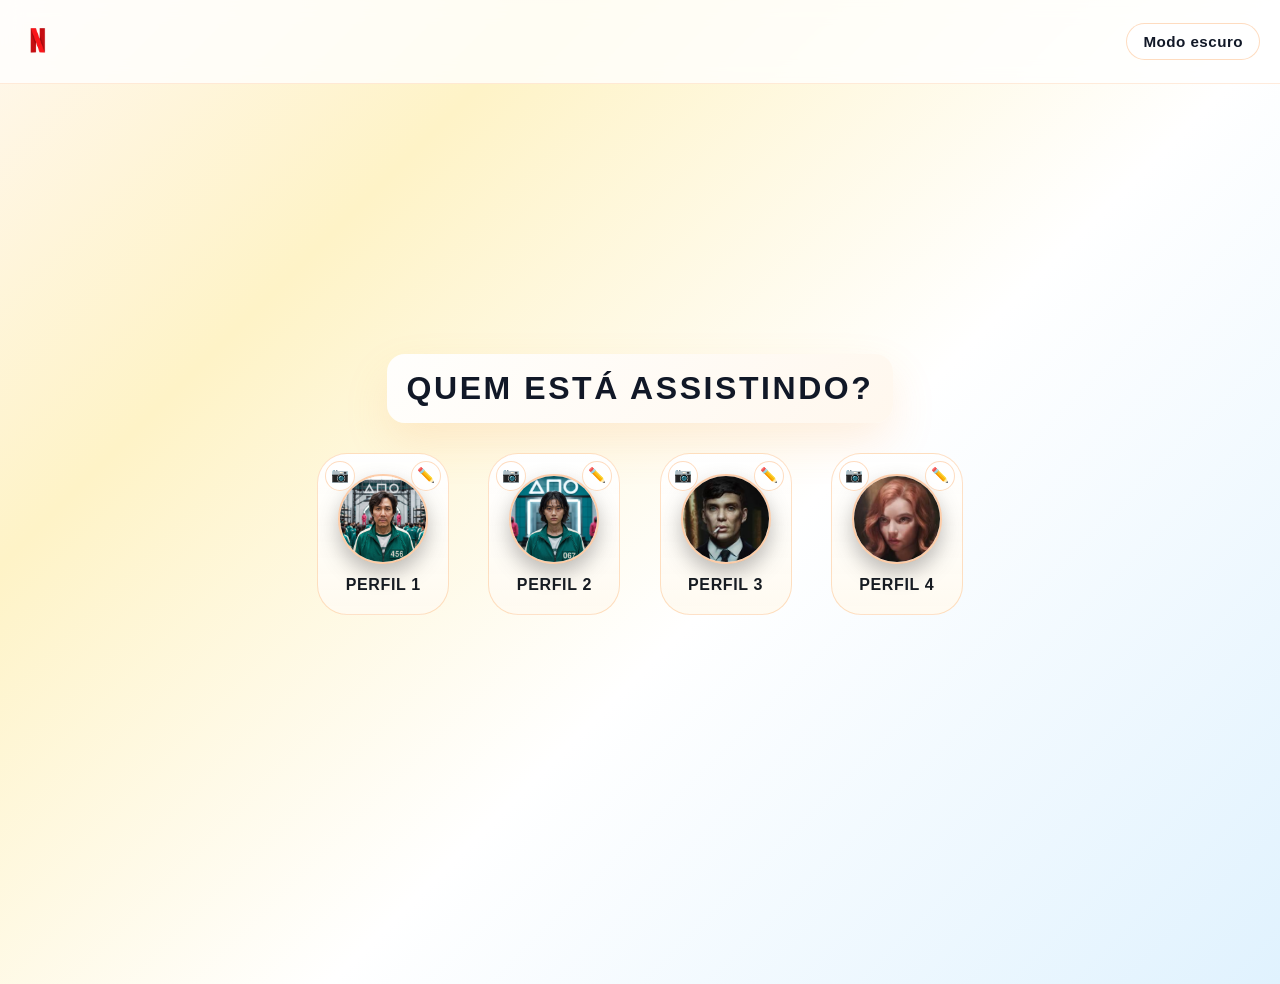
<file: index.html>
<!DOCTYPE html>
<html lang="pt-br">
<head>
    <meta charset="UTF-8">
    <meta name="viewport" content="width=device-width, initial-scale=1.0">
    <meta name="description" content="Seleção de perfil para Netflix, apresentando quatro perfis de usuário com imagens e descrições, permitindo aos 
    usuários escolherem seu perfil para acessar o catálogo de filmes e séries e muito mais.">
    <title>Netflix</title>
    <link rel="stylesheet" href="style.css">
</head>
<body>
    <header class="netflix-header">
        <div class="logo-container">
            <img class="logo" src="assets/Netflix.png" alt="Netflix">
        </div>
        <button id="toggleTheme" class="theme-toggle" type="button" aria-label="Alternar tema">Modo claro</button>
    </header>
    <main>
        <h1>Quem está assistindo?</h1>
        <section class="container" aria-label="Seleção de perfis de usuário">
            <div class="profile-card">
                <a href="catalogo/catalogo.html" class="perfil">
                    <article class="profile">
                        <figure>
                            <img src="assets/perfil 1.jpg" alt="O protagonista de Round 6, vestindo o agasalho 456, encara 
                            a câmera em destaque enquanto é cercado por uma multidão de jogadores uniformizados e guardas 
                            mascarados sob uma estrutura com os símbolos geométricos da série.">
                            <figcaption><span class="profile-name">Perfil 1</span></figcaption>
                        </figure>
                    </article>
                </a>
                <button class="edit-profile" aria-label="Editar nome do perfil">✏️</button>
            </div>

            <div class="profile-card">
                <a href="catalogo/catalogo.html" class="perfil">
                    <article class="profile">
                        <figure>
                            <img src="assets/perfil 2.jpg" alt="A jogadora 067 de Round 6 encara a câmera com uma expressão 
                            exausta e resiliente, vestindo seu uniforme verde numerado entre dois guardas sob os ícones 
                            luminosos do jogo.">
                            <figcaption><span class="profile-name">Perfil 2</span></figcaption>
                        </figure>
                    </article>
                </a>
                <button class="edit-profile" aria-label="Editar nome do perfil">✏️</button>
            </div>

            <div class="profile-card">
                <a href="catalogo/catalogo.html" class="perfil">
                    <article class="profile">
                        <figure>
                            <img src="assets/perfil 3.jfif" alt="Retrato em close de Thomas Shelby, da série Peaky Blinders, 
                            com seu característico corte de cabelo curto, olhar fixo, terno escuro e um cigarro na boca.">
                            <figcaption><span class="profile-name">Perfil 3</span></figcaption>
                        </figure>
                    </article>
                </a>
                <button class="edit-profile" aria-label="Editar nome do perfil">✏️</button>
            </div>

            <div class="profile-card">
                <a href="catalogo/catalogo.html" class="perfil">
                    <article class="profile">
                        <figure>
                            <img src="assets/images.jfif" alt="Retrato da personagem Beth Harmon, de O Gambito de 
                            Rainha, destacando seu marcante cabelo ruivo ondulado e olhar intenso sob uma iluminação suave.">
                            <figcaption><span class="profile-name">Perfil 4</span></figcaption>
                        </figure>
                    </article>
                </a>
                <button class="edit-profile" aria-label="Editar nome do perfil">✏️</button>
            </div>
        </section>
    </main>

    <!-- Modal de edição de perfil -->
    <div id="edit-modal" class="modal">
        <div class="modal-content">
            <h2>Editar Nome do Perfil</h2>
            <input type="text" id="profile-name-input" placeholder="Digite o novo nome" maxlength="20">
            <div class="modal-buttons">
                <button class="modal-btn cancel" onclick="closeModal()">Cancelar</button>
                <button class="modal-btn save" onclick="saveProfileName()">Salvar</button>
            </div>
        </div>
    </div>

    <script src="js/index.js"></script>
</body>
</html>
</file>
<file: style.css>
:root {
    --body-bg: radial-gradient(circle at top, #1f1f1f 0%, #0b0b0b 45%);
    --text-color: #ffffff;
    --profile-bg: linear-gradient(145deg, rgba(255,255,255,0.04), rgba(255,255,255,0.06));
    --profile-border: rgba(255, 255, 255, 0.14);
    --profile-border-hover: rgba(255, 255, 255, 0.3);
    --shadow-color: rgba(34, 34, 34, 0.45);
    --image-border: rgba(255,255,255,0.5);
    --text-shadow: 2px 2px 10px rgba(0,0,0,0.75);
    --header-bg: rgba(0, 0, 0, 0.58);
    --header-border: rgba(255, 255, 255, 0.08);
    --title-bg: rgba(0, 0, 0, 0.5);
    --button-bg: rgba(0,0,0,0.45);
    --button-border: rgba(255,255,255,0.35);
    --button-hover: rgba(255,255,255,0.18);
    --button-text: #f8f8f8;
    --modal-overlay: rgba(0,0,0,0.8);
    --input-bg: rgba(255,255,255,0.06);
    --hover-bg: rgba(255,255,255,0.14);
    --muted-text: rgba(255,255,255,0.35);
}

body.light-theme {
    --body-bg: linear-gradient(135deg, #fff7ed 0%, #fef3c7 25%, #ffffff 58%, #e0f2fe 100%);
    --text-color: #161b22;
    --profile-bg: linear-gradient(180deg, rgba(255,255,255,0.98), rgba(255,250,240,0.94));
    --profile-border: rgba(251, 146, 60, 0.28);
    --profile-border-hover: rgba(249, 115, 22, 0.55);
    --shadow-color: rgba(251, 146, 60, 0.22);
    --image-border: rgba(249,115,22,0.35);
    --text-shadow: none;
    --header-bg: rgba(255, 255, 255, 0.78);
    --header-border: rgba(251, 146, 60, 0.18);
    --title-bg: linear-gradient(135deg, rgba(255,255,255,0.94), rgba(255,247,237,0.94));
    --button-bg: rgba(255,255,255,0.82);
    --button-border: rgba(251, 146, 60, 0.32);
    --button-hover: rgba(255,255,255,1);
    --button-text: #111827;
    --modal-overlay: rgba(255,255,255,0.68);
    --input-bg: rgba(255,255,255,0.9);
    --hover-bg: rgba(249, 115, 22, 0.12);
    --muted-text: rgba(17,24,39,0.45);
}

* {
    margin: 0;
    padding: 0;
    box-sizing: border-box;
}

body {
    font-family: "Helvetica Neue", Helvetica, Arial, sans-serif;
    background: var(--body-bg);
    color: var(--text-color);
    min-height: 100vh;
    transition: background 0.35s ease, color 0.35s ease;
    padding-top: 84px;
}

.netflix-header {
    position: fixed;
    inset: 0 0 auto 0;
    z-index: 1000;
    display: flex;
    align-items: center;
    justify-content: space-between;
    min-height: 84px;
    padding: 12px 20px;
    background: var(--header-bg);
    backdrop-filter: blur(10px);
    border-bottom: 1px solid var(--header-border);
}

.logo {
    width: auto;
    height: 52px;
    display: block;
    object-fit: contain;
}

.theme-toggle {
    border: 1px solid var(--button-border);
    background: var(--button-bg);
    color: var(--button-text);
    font-size: 0.95rem;
    font-weight: 700;
    line-height: 1;
    letter-spacing: 0.03em;
    padding: 10px 16px;
    border-radius: 999px;
    cursor: pointer;
    transition: background 0.3s ease, color 0.3s ease, transform 0.3s ease, box-shadow 0.3s ease;
}

.theme-toggle:hover {
    background: var(--button-hover);
    transform: translateY(-1px);
    box-shadow: 0 10px 24px rgba(0, 0, 0, 0.12);
}

main {
    display: flex;
    flex-direction: column;
    justify-content: center;
    align-items: center;
    min-height: 100vh;
    padding: 32px 16px;
    text-align: center;
}

h1 {
    font-size: clamp(1.8rem, 2.5vw, 3rem);
    font-weight: 800;
    letter-spacing: 0.08em;
    color: var(--text-color);
    text-transform: uppercase;
    text-shadow: var(--text-shadow);
    margin: -90px 0 20px;
    background: var(--title-bg);
    padding: 16px 20px;
    border-radius: 18px;
}

body.light-theme h1 {
    color: #111827;
    box-shadow: 0 20px 45px rgba(251, 146, 60, 0.14);
}

.container {
    display: flex;
    flex-wrap: wrap;
    gap: 20px;
    justify-content: center;
    width: min(960px, 100%);
}

.profile-card {
    position: relative;
    display: inline-block;
    margin: 0.7rem;
}

.perfil {
    text-decoration: none;
    color: inherit;
    display: block;
    height: 100%;
}

.profile {
    background: var(--profile-bg);
    border: 1px solid var(--profile-border);
    border-radius: 30px;
    overflow: hidden;
    transition: transform 0.25s ease, box-shadow 0.25s ease, border-color 0.25s ease;
    cursor: pointer;
    height: 100%;
}

.profile:hover,
.profile:focus-within {
    transform: translateY(-8px) scale(1.02);
    border-color: var(--profile-border-hover);
    box-shadow: 0 12px 28px var(--shadow-color);
}

figure {
    margin: 0;
    padding: 20px;
    display: flex;
    flex-direction: column;
    gap: 12px;
    align-items: center;
}

.profile img {
    width: 92px;
    height: 92px;
    border-radius: 999px;
    object-fit: cover;
    border: 2px solid var(--image-border);
    box-shadow: 0 10px 20px rgba(68, 68, 68, 0.35);
    transition: border-color 0.25s ease, transform 0.25s ease;
}

.profile:hover img,
.profile:focus-within img {
    border-color: var(--text-color);
    transform: scale(1.03);
}

figcaption {
    font-size: 1rem;
    font-weight: 700;
    color: var(--text-color);
    letter-spacing: 0.04em;
    text-transform: uppercase;
}

.profile-card .edit-profile,
.profile-card .change-photo {
    position: absolute;
    top: 8px;
    width: 30px;
    height: 30px;
    border: 1px solid var(--button-border);
    border-radius: 50%;
    background: var(--button-bg);
    color: var(--button-text);
    font-size: 0.9rem;
    cursor: pointer;
    display: flex;
    align-items: center;
    justify-content: center;
    z-index: 10;
    transition: background 0.3s ease, transform 0.3s ease;
}

.profile-card .edit-profile {
    right: 8px;
}

.profile-card .change-photo {
    left: 8px;
}

.profile-card .edit-profile:hover,
.profile-card .change-photo:hover {
    background: var(--button-hover);
    transform: scale(1.05);
}

.modal {
    display: none;
    position: fixed;
    inset: 0;
    width: 100%;
    height: 100%;
    background: var(--modal-overlay);
    z-index: 2000;
    justify-content: center;
    align-items: center;
}

.modal.open {
    display: flex;
}

.modal-content {
    background: var(--profile-bg);
    border: 1px solid var(--profile-border);
    border-radius: 20px;
    padding: 30px;
    max-width: 400px;
    width: 90%;
    text-align: center;
    box-shadow: 0 20px 40px rgba(0,0,0,0.3);
}

.modal h2 {
    color: var(--text-color);
    margin-bottom: 20px;
    font-size: 1.5rem;
}

.modal input {
    width: 100%;
    padding: 12px;
    border: 1px solid var(--profile-border);
    border-radius: 8px;
    background: var(--input-bg);
    color: var(--text-color);
    font-size: 1rem;
    margin-bottom: 20px;
}

.modal input:focus {
    outline: none;
    border-color: var(--text-color);
}

.modal-buttons {
    display: flex;
    gap: 10px;
    justify-content: center;
}

.modal-btn {
    padding: 10px 20px;
    border: none;
    border-radius: 8px;
    cursor: pointer;
    font-size: 1rem;
    transition: background 0.3s ease;
}

.modal-btn.save {
    background: #e50914;
    color: white;
}

.modal-btn.save:hover {
    background: #f40612;
}

.modal-btn.cancel {
    background: var(--hover-bg);
    color: var(--text-color);
}

.modal-btn.cancel:hover {
    background: var(--muted-text);
}

/* ===== MOBILE PEQUENO (até 360px) ===== */
@media (max-width: 360px) {
    body {
        padding-top: 60px;
    }

    .netflix-header {
        min-height: 60px;
        padding: 8px 10px;
    }

    .logo {
        height: 40px;
    }

    .theme-toggle {
        font-size: 0.75rem;
        padding: 8px 10px;
        letter-spacing: 0.02em;
    }

    main {
        padding: 16px 8px;
        min-height: calc(100vh - 60px);
    }

    h1 {
        font-size: clamp(1.4rem, 3.5vw, 2rem);
        margin: -40px 0 20px;
        padding: 12px 16px;
        border-radius: 12px;
    }

    .container {
        gap: 10px;
        width: 100%;
    }

    .profile-card {
        margin: 0.3rem;
    }

    .profile {
        border-radius: 16px;
    }

    figure {
        padding: 10px;
        gap: 6px;
    }

    .profile img {
        width: 60px;
        height: 60px;
    }

    figcaption {
        font-size: 0.75rem;
        letter-spacing: 0.02em;
    }

    .profile-card .edit-profile {
        width: 26px;
        height: 26px;
        font-size: 0.8rem;
        top: 4px;
        right: 4px;
    }

    .modal-content {
        width: 95%;
        padding: 20px;
    }

    .modal h2 {
        font-size: 1.2rem;
        margin-bottom: 15px;
    }

    .modal input {
        padding: 10px;
        font-size: 0.95rem;
        margin-bottom: 15px;
    }

    .modal-btn {
        padding: 8px 16px;
        font-size: 0.9rem;
    }
}

/* ===== MOBILE MÉDIO (361px - 480px) ===== */
@media (min-width: 361px) and (max-width: 480px) {
    body {
        padding-top: 68px;
    }

    .netflix-header {
        min-height: 68px;
        padding: 10px 14px;
    }

    .logo {
        height: 44px;
    }

    .theme-toggle {
        font-size: 0.8rem;
        padding: 9px 12px;
    }

    main {
        padding: 18px 10px;
        min-height: calc(100vh - 68px);
    }

    h1 {
        font-size: clamp(1.5rem, 3.8vw, 2.2rem);
        margin: -60px 0 25px;
        padding: 14px 18px;
        border-radius: 14px;
    }

    .container {
        gap: 12px;
        width: 100%;
    }

    .profile-card {
        margin: 0.35rem;
    }

    .profile {
        border-radius: 18px;
    }

    figure {
        padding: 12px;
        gap: 8px;
    }

    .profile img {
        width: 68px;
        height: 68px;
    }

    figcaption {
        font-size: 0.8rem;
    }

    .profile-card .edit-profile {
        width: 28px;
        height: 28px;
        font-size: 0.85rem;
        top: 6px;
        right: 6px;
    }

    .modal-content {
        width: 92%;
        padding: 24px;
    }

    .modal h2 {
        font-size: 1.3rem;
    }
}

/* ===== MOBILE GRANDE (481px - 768px) ===== */
@media (min-width: 481px) and (max-width: 768px) {
    body {
        padding-top: 76px;
    }

    .netflix-header {
        min-height: 76px;
        padding: 12px 18px;
    }

    .logo {
        height: 48px;
    }

    .theme-toggle {
        font-size: 0.9rem;
        padding: 10px 14px;
    }

    main {
        padding: 24px 12px;
        min-height: calc(100vh - 76px);
    }

    h1 {
        font-size: clamp(1.6rem, 4vw, 2.4rem);
        margin: -70px 0 28px;
        padding: 15px 20px;
        border-radius: 16px;
    }

    .container {
        gap: 14px;
        width: 100%;
        max-width: 600px;
    }

    .profile-card {
        margin: 0.4rem;
    }

    .profile {
        border-radius: 20px;
    }

    figure {
        padding: 14px;
        gap: 10px;
    }

    .profile img {
        width: 76px;
        height: 76px;
    }

    figcaption {
        font-size: 0.85rem;
    }

    .profile-card .edit-profile {
        width: 30px;
        height: 30px;
        top: 8px;
        right: 8px;
    }
}

/* ===== TABLET (769px - 1024px) ===== */
@media (min-width: 769px) and (max-width: 1024px) {
    body {
        padding-top: 80px;
    }

    .netflix-header {
        min-height: 80px;
        padding: 14px 20px;
    }

    .logo {
        height: 50px;
    }

    .theme-toggle {
        font-size: 0.95rem;
        padding: 11px 16px;
    }

    main {
        padding: 28px 16px;
        min-height: calc(100vh - 80px);
    }

    h1 {
        font-size: clamp(1.8rem, 4.5vw, 2.6rem);
        margin: -80px 0 32px;
        padding: 18px 24px;
        border-radius: 18px;
    }

    .container {
        gap: 18px;
        width: 100%;
        max-width: 700px;
    }

    .profile-card {
        margin: 0.5rem;
    }

    .profile {
        border-radius: 22px;
    }

    figure {
        padding: 16px;
        gap: 12px;
    }

    .profile img {
        width: 84px;
        height: 84px;
    }

    figcaption {
        font-size: 0.95rem;
    }

    .modal-content {
        width: 85%;
        max-width: 450px;
    }
}

/* ===== DESKTOP PEQUENO (1025px - 1440px) ===== */
@media (min-width: 1025px) and (max-width: 1440px) {
    .container {
        gap: 20px;
        width: min(900px, 100%);
    }

    .profile-card {
        margin: 0.6rem;
    }

    .profile img {
        width: 90px;
        height: 90px;
    }

    figure {
        padding: 20px;
        gap: 12px;
    }
}

/* ===== DESKTOP GRANDE (acima de 1441px) ===== */
@media (min-width: 1441px) {
    main {
        padding: 40px 24px;
    }

    h1 {
        margin: -100px 0 40px;
        padding: 20px 28px;
        font-size: 3rem;
    }

    .container {
        gap: 24px;
        width: min(1000px, 100%);
    }

    .profile-card {
        margin: 0.8rem;
    }

    .profile img {
        width: 100px;
        height: 100px;
    }

    figure {
        padding: 24px;
        gap: 14px;
    }

    figcaption {
        font-size: 1.1rem;
    }
}
</file>
